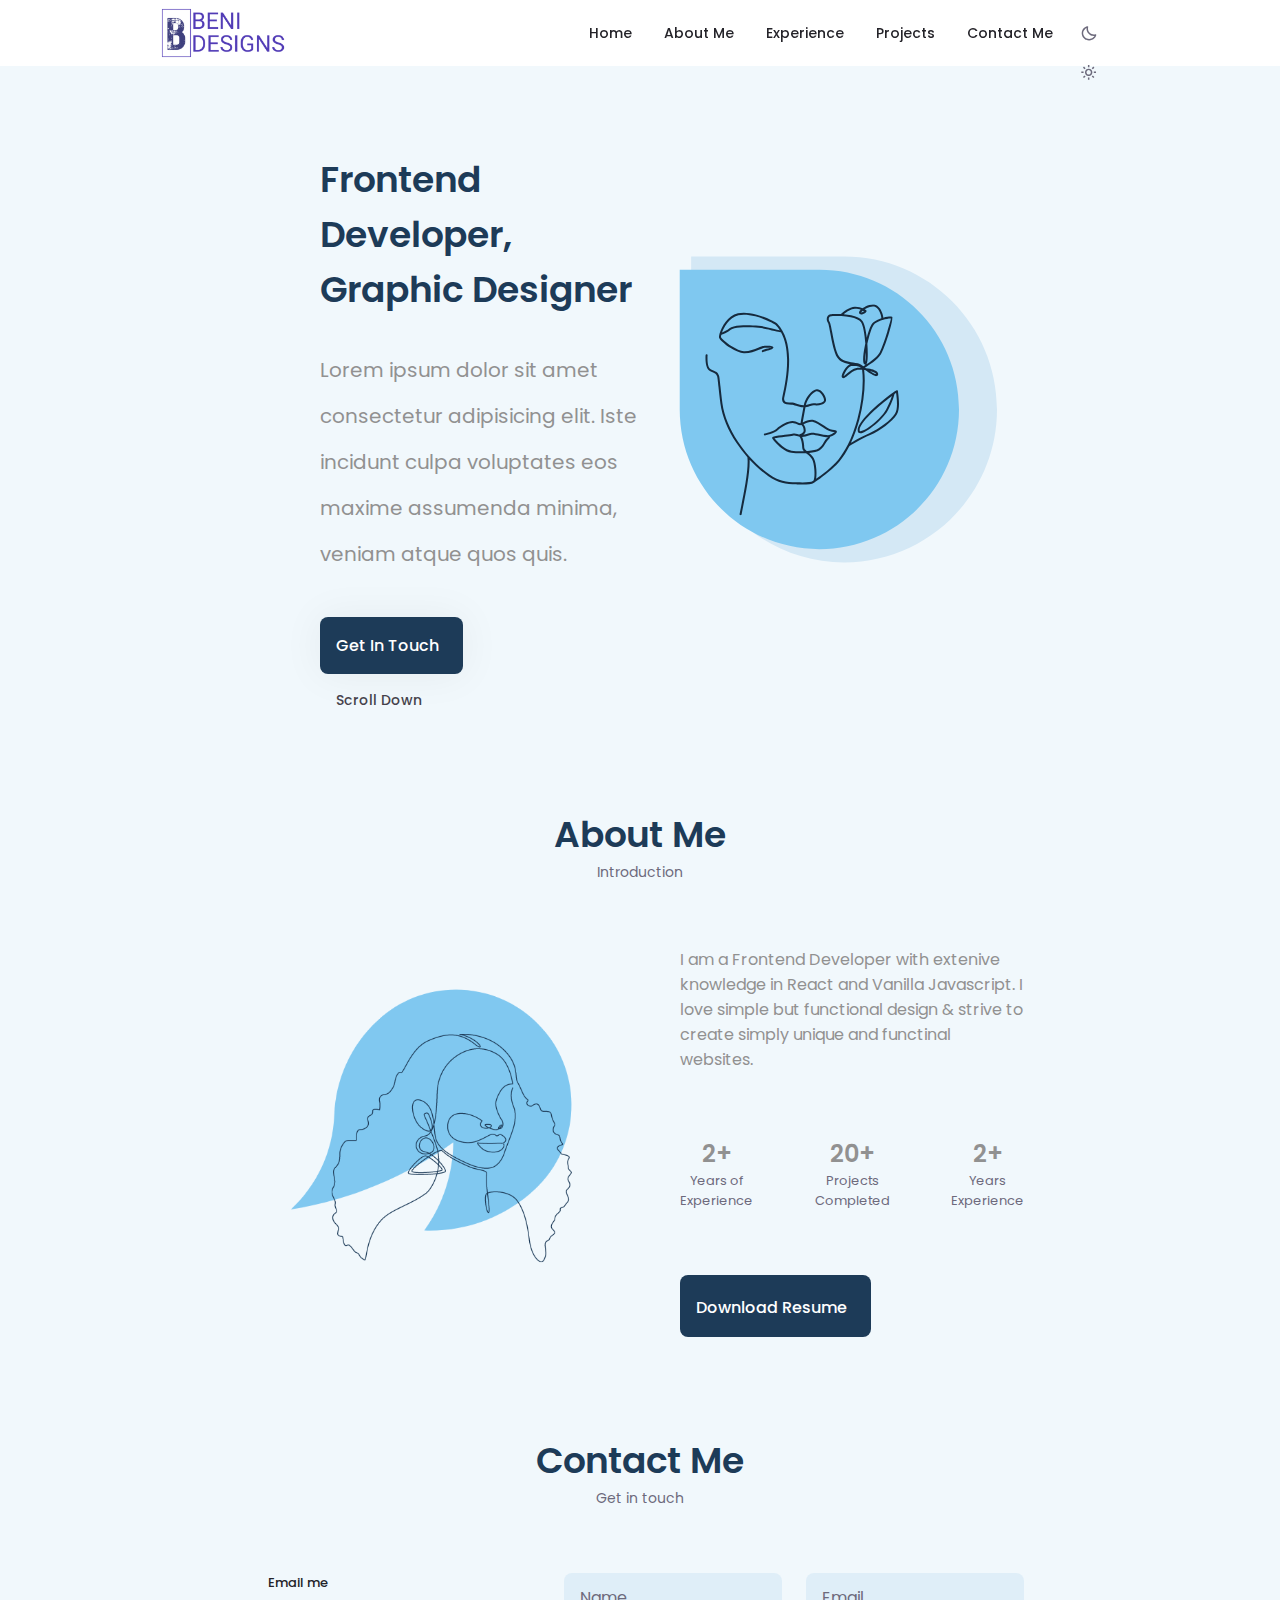
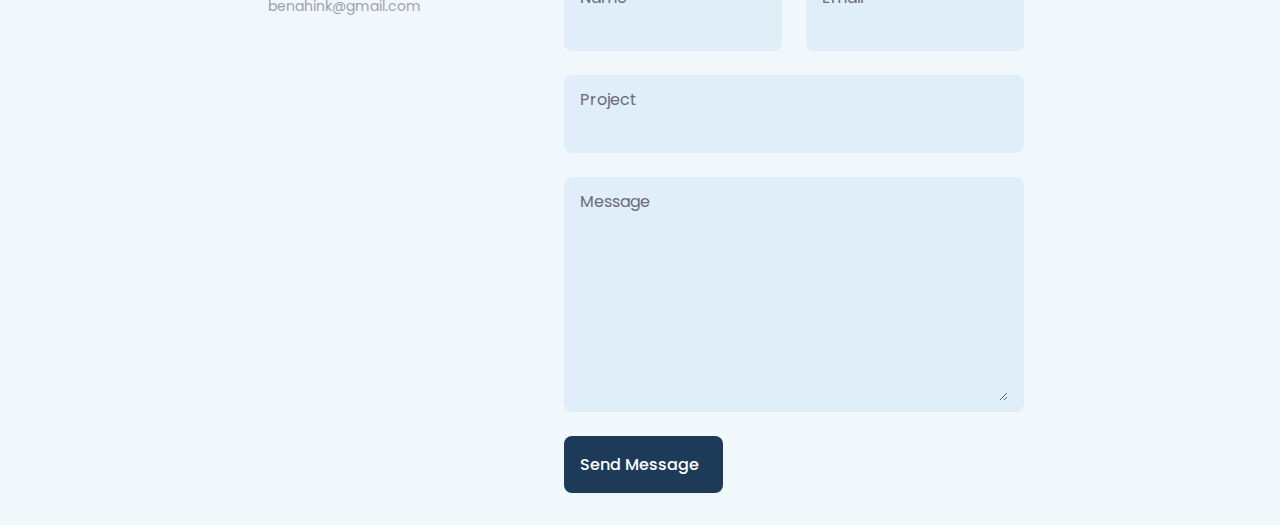
<file: index.html>
<!DOCTYPE html>
<html lang="en">
  <head>
    <meta charset="UTF-8" />
    <meta name="viewport" content="width=device-width, initial-scale=1.0" />
    <title>My Portfolio</title>
    <link rel="stylesheet" href="/src/css/styles.css" />
    <link
      rel="stylesheet"
      href="https://cdn.jsdelivr.net/npm/boxicons@latest/css/boxicons.min.css"
    />
    <link
      rel="stylesheet"
      href="https://unicons.iconscout.com/release/v4.0.0/css/line.css"
    />
  </head>
  <body>
    <header class="header" id="header">
      <nav class="nav container">
        <div class="nav_logo logo">
          <img src="./src/img/light-theme.png" alt="logo" />
          <!-- <h3>Beni Designs</h3> -->
        </div>

        <div class="nav_menu links" id="nav-menu">
          <ul class="nav_list grid">
            <li class="nav_item">
              <a href="#home" class="nav_link">
                <i class="uil uil-estate nav_icon"></i>
                Home
              </a>
            </li>
            <li class="nav_item">
              <a href="#about" class="nav_link">
                <i class="uil uil-user nav_icon"></i>
                About Me
              </a>
            </li>
            <li class="nav_item">
              <a href="#experience" class="nav_link">
                <i class="uil uil-file-alt nav_icon"></i>
                Experience
              </a>
            </li>
            <li class="nav_item">
              <a href="#projects" class="nav_link">
                <i class="uil uil-scenery nav_icon"></i>
                Projects
              </a>
            </li>
            <li class="nav_item">
              <a href="#contact" class="nav_link">
                <i class="uil uil-message nav_icon"></i>
                Contact Me
              </a>
            </li>
          </ul>

          <i class="uil uil-times nav_close" id="nav-close"></i>
        </div>
        <div class="theme__toggle">
          <div class="container">
            <button class="toggle__btn">
              <i class="bx bx-moon"></i>
              <i class="bx bx-sun"></i>
            </button>
          </div>
        </div>

        <div class="nav_btns">
          <div class="nav_toggle" id="nav-toggle">
            <i class="uil uil-apps"></i>
          </div>
        </div>
      </nav>
    </header>

    <!--==================== MAIN ====================-->
    <main class="main big__wrapper light">
      <!--==================== HOME ====================-->
      <section class="home section" id="home">
        <div class="home_container container grid">
          <div class="home_content grid">
            <div class="home_social">
              <a href="" class="home_social_icon">
                <i class="uil uil-linkedin-alt"></i>
              </a>
              <a href="" class="home_social_icon">
                <i class="uil uil-github-alt"></i>
              </a>
              <a href="" class="home_social_icon">
                <i class="uil uil-window"></i>
              </a>
            </div>
            <div class="home_img">
              <img src="./src/img/shape-face.svg" alt="shape" class="face" />
            </div>

            <div class="home_data">
              <h1 class="home_title">Frontend Developer,</h1>
              <h1 class="home_title">Graphic Designer</h1>

              <p class="home_description">
                Lorem ipsum dolor sit amet consectetur adipisicing elit. Iste
                incidunt culpa voluptates eos maxime assumenda minima, veniam
                atque quos quis.
              </p>
              <a href="#contact" class="contact__btn button button-flex">
                Get in touch <i class="uil uil-message button_icon"></i>
              </a>
            </div>
          </div>
          <div class="home_scroll">
            <a href="#about" class="home_scroll_button button-flex">
              <i class="uil uil-mouse-alt home_scroll_mouse"></i>
              <span class="home_scroll_name">Scroll Down</span>
              <i class="uil uil-arrow-down home_scroll-arrow"></i>
            </a>
          </div>
        </div>
      </section>

      <!--==================== ABOUT ====================-->
      <section class="about section" id="about">
        <h2 class="section_title">About Me</h2>
        <span class="section_subtitle">Introduction</span>
        <div class="about_container container grid">
          <img src="./src/img/shape-face5.png" alt="" class="about_img" />

          <div class="about_content grid">
            <p class="about_description">
              I am a Frontend Developer with extenive knowledge in React and
              Vanilla Javascript. I love simple but functional design & strive
              to create simply unique and functinal websites.
            </p>
            <div class="about_info">
              <div>
                <span class="about_info-title">2+</span>
                <span class="about_info-name"
                  >Years of<br />
                  Experience
                </span>
              </div>

              <div>
                <span class="about_info-title">20+</span>
                <span class="about_info-name"
                  >Projects <br />
                  Completed
                </span>
              </div>

              <div>
                <span class="about_info-title">2+</span>
                <span class="about_info-name"
                  >Years <br />
                  Experience
                </span>
              </div>
            </div>
            <div class="about_resume-btn">
              <a
                download=""
                href="/src/pdf/beni.pdf"
                class="button button0-flex"
              >
                Download Resume
                <i class="uil uil-download-alt button_icon"></i>
              </a>
            </div>
          </div>
        </div>
      </section>

      <!--==================== CONTACT ME ====================-->
      <section class="contact section" id="contact">
        <h2 class="section_title">Contact Me</h2>
        <span class="section_subtitle">Get in touch</span>

        <div class="contact_container container grid">
          <div>
            <div class="contact_info">
              <i class="uil uil-envelope contact_icon"></i>

              <div>
                <h3 class="contact_title">Email me</h3>
                <span class="contact_subtitle">benahink@gmail.com</span>
              </div>
            </div>
          </div>

          <form action="" class="contact_form grid">
            <div class="contact_inputs grid">
              <div class="contact_content">
                <label for="" class="contact_label">Name</label>
                <input type="text" class="contact_input" />
              </div>
              <div class="contact_content">
                <label for="" class="contact_label">Email</label>
                <input type="email" class="contact_input" />
              </div>
            </div>

            <div class="contact_content">
              <label for="" class="contact_label">Project</label>
              <input type="text" class="contact_input" />
            </div>
            <div class="contact_content">
              <label for="" class="contact_label">Message</label>
              <textarea
                name=""
                id=""
                cols="0"
                rows="7"
                class="contact_input"
              ></textarea>
            </div>

            <div>
              <a href="#" class="button button-flex">
                Send Message
                <i class="uil uil-message button_icon"></i>
              </a>
            </div>
          </form>
        </div>
      </section>
    </main>

    <script src="/src/js/main.js"></script>
  </body>
</html>
</file>
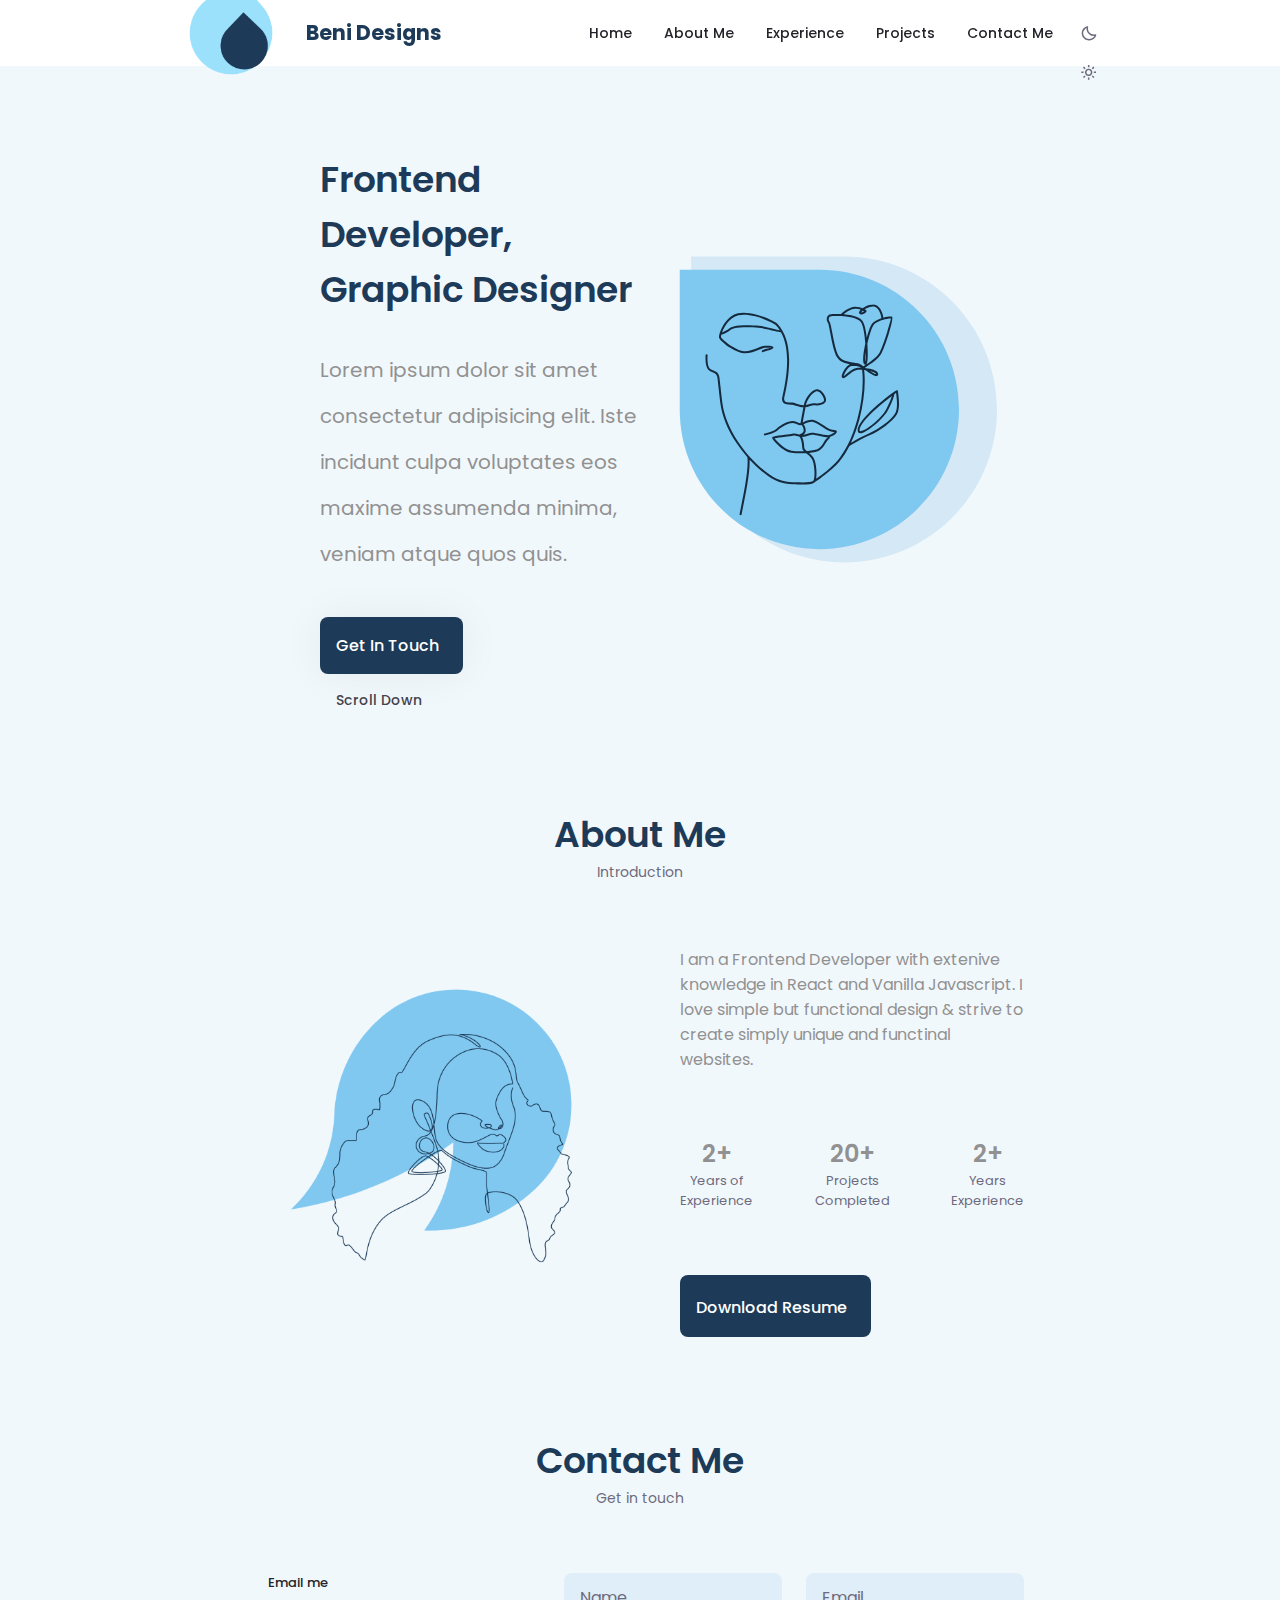
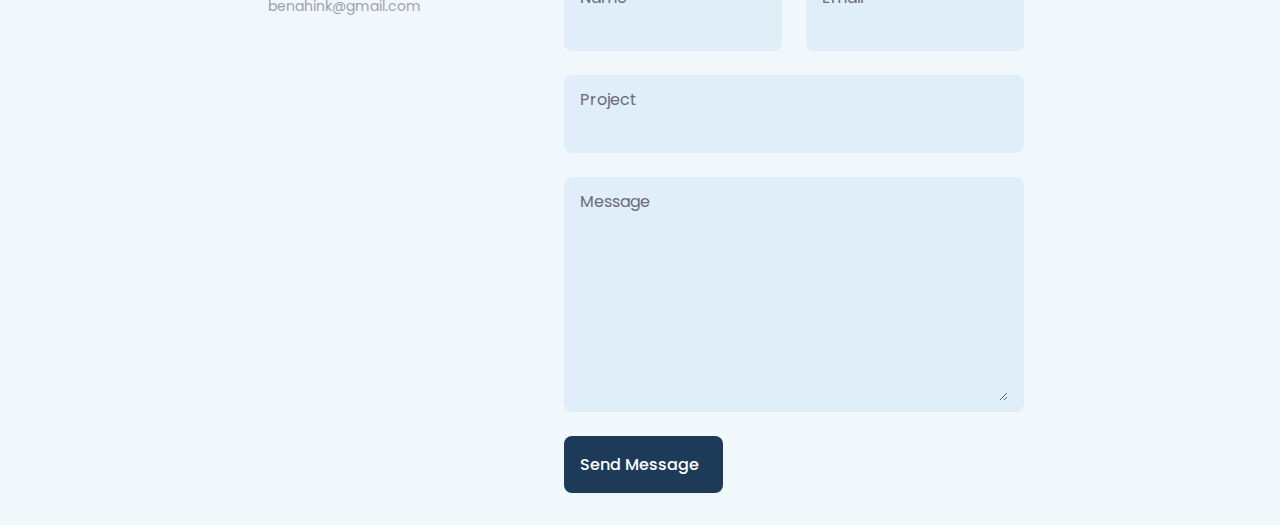
<file: src/index.html>
<!DOCTYPE html>
<html lang="en">
  <head>
    <meta charset="UTF-8" />
    <meta name="viewport" content="width=device-width, initial-scale=1.0" />
    <title>My Portfolio</title>
    <link rel="stylesheet" href="/src/css/styles.css" />
    <link
      rel="stylesheet"
      href="https://cdn.jsdelivr.net/npm/boxicons@latest/css/boxicons.min.css"
    />
    <link
      rel="stylesheet"
      href="https://unicons.iconscout.com/release/v4.0.0/css/line.css"
    />
  </head>
  <body>
    <header class="header" id="header">
      <nav class="nav container">
        <div class="nav_logo logo">
          <img src="./img/logo.png" alt="logo" />
          <h3>Beni Designs</h3>
        </div>

        <div class="nav_menu links" id="nav-menu">
          <ul class="nav_list grid">
            <li class="nav_item">
              <a href="#home" class="nav_link">
                <i class="uil uil-estate nav_icon"></i>
                Home
              </a>
            </li>
            <li class="nav_item">
              <a href="#about" class="nav_link">
                <i class="uil uil-user nav_icon"></i>
                About Me
              </a>
            </li>
            <li class="nav_item">
              <a href="#experience" class="nav_link">
                <i class="uil uil-file-alt nav_icon"></i>
                Experience
              </a>
            </li>
            <li class="nav_item">
              <a href="#projects" class="nav_link">
                <i class="uil uil-scenery nav_icon"></i>
                Projects
              </a>
            </li>
            <li class="nav_item">
              <a href="#contact" class="nav_link">
                <i class="uil uil-message nav_icon"></i>
                Contact Me
              </a>
            </li>
          </ul>

          <i class="uil uil-times nav_close" id="nav-close"></i>
        </div>
        <div class="theme__toggle">
          <div class="container">
            <button class="toggle__btn">
              <i class="bx bx-moon"></i>
              <i class="bx bx-sun"></i>
            </button>
          </div>
        </div>

        <div class="nav_btns">
          <div class="nav_toggle" id="nav-toggle">
            <i class="uil uil-apps"></i>
          </div>
        </div>
      </nav>
    </header>

    <!--==================== MAIN ====================-->
    <main class="main big__wrapper light">
      <!--==================== HOME ====================-->
      <section class="home section" id="home">
        <div class="home_container container grid">
          <div class="home_content grid">
            <div class="home_social">
              <a href="" class="home_social_icon">
                <i class="uil uil-linkedin-alt"></i>
              </a>
              <a href="" class="home_social_icon">
                <i class="uil uil-github-alt"></i>
              </a>
              <a href="" class="home_social_icon">
                <i class="uil uil-window"></i>
              </a>
            </div>
            <div class="home_img">
              <img src="./img/shape-face.svg" alt="shape" class="face" />
            </div>

            <div class="home_data">
              <h1 class="home_title">Frontend Developer,</h1>
              <h1 class="home_title">Graphic Designer</h1>

              <p class="home_description">
                Lorem ipsum dolor sit amet consectetur adipisicing elit. Iste
                incidunt culpa voluptates eos maxime assumenda minima, veniam
                atque quos quis.
              </p>
              <a href="#contact" class="contact__btn button button-flex">
                Get in touch <i class="uil uil-message button_icon"></i>
              </a>
            </div>
          </div>
          <div class="home_scroll">
            <a href="#about" class="home_scroll_button button-flex">
              <i class="uil uil-mouse-alt home_scroll_mouse"></i>
              <span class="home_scroll_name">Scroll Down</span>
              <i class="uil uil-arrow-down home_scroll-arrow"></i>
            </a>
          </div>
        </div>
      </section>

      <!--==================== ABOUT ====================-->
      <section class="about section" id="about">
        <h2 class="section_title">About Me</h2>
        <span class="section_subtitle">Introduction</span>
        <div class="about_container container grid">
          <img src="./img/shape-face5.png" alt="" class="about_img" />

          <div class="about_content grid">
            <p class="about_description">
              I am a Frontend Developer with extenive knowledge in React and
              Vanilla Javascript. I love simple but functional design & strive
              to create simply unique and functinal websites.
            </p>
            <div class="about_info">
              <div>
                <span class="about_info-title">2+</span>
                <span class="about_info-name"
                  >Years of<br />
                  Experience
                </span>
              </div>

              <div>
                <span class="about_info-title">20+</span>
                <span class="about_info-name"
                  >Projects <br />
                  Completed
                </span>
              </div>

              <div>
                <span class="about_info-title">2+</span>
                <span class="about_info-name"
                  >Years <br />
                  Experience
                </span>
              </div>
            </div>
            <div class="about_resume-btn">
              <a
                download=""
                href="/src/pdf/beni.pdf"
                class="button button0-flex"
              >
                Download Resume
                <i class="uil uil-download-alt button_icon"></i>
              </a>
            </div>
          </div>
        </div>
      </section>

      <!--==================== CONTACT ME ====================-->
      <section class="contact section" id="contact">
        <h2 class="section_title">Contact Me</h2>
        <span class="section_subtitle">Get in touch</span>

        <div class="contact_container container grid">
          <div>
            <div class="contact_info">
              <i class="uil uil-envelope contact_icon"></i>

              <div>
                <h3 class="contact_title">Email me</h3>
                <span class="contact_subtitle">benahink@gmail.com</span>
              </div>
            </div>
          </div>

          <form action="" class="contact_form grid">
            <div class="contact_inputs grid">
              <div class="contact_content">
                <label for="" class="contact_label">Name</label>
                <input type="text" class="contact_input" />
              </div>
              <div class="contact_content">
                <label for="" class="contact_label">Email</label>
                <input type="email" class="contact_input" />
              </div>
            </div>

            <div class="contact_content">
              <label for="" class="contact_label">Project</label>
              <input type="text" class="contact_input" />
            </div>
            <div class="contact_content">
              <label for="" class="contact_label">Message</label>
              <textarea
                name=""
                id=""
                cols="0"
                rows="7"
                class="contact_input"
              ></textarea>
            </div>

            <div>
              <a href="#" class="button button-flex">
                Send Message
                <i class="uil uil-message button_icon"></i>
              </a>
            </div>
          </form>
        </div>
      </section>
    </main>

    <script src="/src/js/main.js"></script>
  </body>
</html>
</file>
<file: src/css/styles.css>
@import url("https://fonts.googleapis.com/css2?family=Open+Sans&family=Poppins:wght@100;200;300;400;500;600;700&family=Quicksand:wght@300&display=swap");

/*==================== VARIABLES CSS ====================*/
:root {
  --header-height: 3rem;

  /*========== Colors ==========*/
  /* Change favorite color */
  --hue-color: 250; /*Purple 250 - Green 142 - Blue 230 - Pink 340*/

  /* HSL color mode */
  --first-color: hsl(var(--hue-color), 69%, 61%);
  --first-color-second: hsl(var(--hue-color), 69%, 61%);
  --first-color-alt: hsl(var(--hue-color), 57%, 53%);
  --first-color-lighter: hsl(var(--hue-color), 92%, 85%);
  --title-color: hsl(var(--hue-color), 8%, 15%);
  --text-color: hsl(var(--hue-color), 8%, 45%);
  --text-color-light: hsl(var(--hue-color), 8%, 65%);
  --input-color: hsl(var(--hue-color), 70%, 96%);
  --body-color: hsl(var(--hue-color), 60%, 99%);
  --container-color: #fff;
  --mainColorOne: #64bcf4;
  --mainColorTwo: #1d3b58;
  --mainColorThree: #dfeef8;
  --hoverColor: #9ce1fc;

  /*========== Font and typography ==========*/
  --body-font: "Poppins", sans-serif;

  /* .5rem = 8px, 1rem = 16px, 1.5rem = 24px ... */
  --big-font-size: 2rem;
  --h1-font-size: 1.5rem;
  --h2-font-size: 1.25rem;
  --h3-font-size: 1.125rem;
  --normal-font-size: 0.938rem;
  --small-font-size: 0.813rem;
  --smaller-font-size: 0.75rem;

  /*========== Font weight ==========*/
  --font-medium: 500;
  --font-semi-bold: 600;

  /*========== Margin Bottom ==========*/
  /* .25rem = 4px, .5rem = 8px, .75rem = 12px ... */
  --mb-0-25: 0.25rem;
  --mb-0-5: 0.5rem;
  --mb-0-75: 0.75rem;
  --mb-1: 1rem;
  --mb-1-5: 1.5rem;
  --mb-2: 2rem;
  --mb-2-5: 2.5rem;
  --mb-3: 3rem;

  /*========== z index ==========*/
  --z-tooltip: 10;
  --z-fixed: 100;
  --z-modal: 1000;
}

/* Font size for large devices */
@media screen and (min-width: 968px) {
  :root {
    --big-font-size: 3rem;
    --h1-font-size: 2.25rem;
    --h2-font-size: 1.5rem;
    --h3-font-size: 1.25rem;
    --normal-font-size: 1rem;
    --small-font-size: 0.875rem;
    --smaller-font-size: 0.813rem;
  }
}

.light {
  --mainColorOne: #64bcf4;
  --mainColorTwo: #1d3b58;
  --hoverColor: #9ce1fc;
  --backgroundColor: #f1f8fc;
  --darkOne: #312f3a;
  --darkTwo: #45424b;
  --lightOne: #919191;
  --lightTwo: #aaa;
}

.dark {
  --mainColorOne: #64bcf4;
  --mainColorTwo: #7fc8f0;
  --hoverColor: #1d3b58;
  --backgroundColor: #1d1d2b;
  --darkOne: #f3f3f3;
  --darkTwo: #ffffff;
  --lightOne: #ccc;
  --lightTwo: #e7e3e3;
}

*,
*::before,
*::after {
  padding: 0;
  margin: 0;
  box-sizing: border-box;
}

html {
  scroll-behavior: smooth;
}

body {
  margin: 0 0 var(--header-height) 0;
  font-family: var(--body-font);
  font-size: var(--normal-font-size);
  background-color: var(--body-color);
  color: var(--text-color);
}

h1,
h2,
h3,
h4 {
  color: var(--mainColorTwo);
  font-weight: var(--font-semi-bold);
}

ul {
  list-style: none;
}

a {
  text-decoration: none;
}

img {
  max-width: 100%;
  height: auto;
}

/*==================== REUSABLE CSS CLASSES ====================*/
.section {
  padding: 2rem 0 2rem;
}

.section_title {
  font-size: var(--h1-font-size);
  text-align: center;
}

.section_subtitle {
  display: block;
  font-size: var(--small-font-size);
  margin-bottom: var(--mb-3);
  text-align: center;
}

/*==================== LAYOUT ====================*/
.container {
  max-width: 768px;
  margin-left: var(--mb-1-5);
  margin-right: var(--mb-1-5);
  /* margin-top: var(--mb-1); */
  height: auto;
}

.grid {
  display: grid;
  gap: 1.5rem;
}

header {
  width: 100%;
  position: fixed;
  bottom: 0;
  left: 0;
  z-index: var(--z-fixed);
  background-color: var(--body-color);
}

.header {
  width: 100%;
  position: fixed;
  bottom: 0;
  left: 0;
  z-index: var(--z-fixed);
  padding: 5px;
  background-color: var(--container-color);
}

/* Nav section */
.nav {
  max-width: 968px;
  height: var(--header-height);
  display: flex;
  justify-content: space-between;
  align-items: center;
}

.nav_logo,
.nav_toggle {
  font-weight: var(--font-medium);
  font-size: var(--h2-font-size);
}

.nav_toggle {
  font-size: 1.1rem;
  cursor: pointer;
}

.nav_toggle:hover {
  color: var(--hoverColor);
}

@media screen and (max-width: 767px) {
  .nav_menu {
    position: fixed;
    bottom: -100%;
    left: 0;
    width: 100%;
    background-color: var(--body-color);
    padding: 2rem 1.5rem 4rem;
    box-shadow: 0 -1px 4px rgba(0, 0, 0, 0.15);
    border-radius: 1.5rem 1.5rem 0 0;
    transition: 0.3s;
  }
}

.nav_list {
  grid-template-columns: repeat(3, 1fr);
  gap: 2rem;
  list-style: none;
}

.nav_link {
  display: flex;
  flex-direction: column;
  justify-content: center;
  align-items: center;
  font-size: var(--small-font-size);
  color: var(--title-color);
  font-weight: var(--font-medium);
}

.nav_link:hover {
  color: var(--hoverColor);
}

.nav_icon {
  font-size: 1.2rem;
}

.nav_close {
  position: absolute;
  right: 1.3rem;
  bottom: 0.5rem;
  font-size: 1.5rem;
  cursor: pointer;
  color: var(--mainColorTwo);
}

.nav_close:hover {
  color: var(--hoverColor);
}

/* show menu */
.show-menu {
  bottom: 0;
  transition: ease-in-out 0.3s;
}

/*==================== HOME ====================*/
.home_container {
  gap: 1rem;
}

.home_content {
  grid-template-columns: 0.5fr 3fr;
  padding-top: 3.5rem;
  align-items: center;
  height: auto;
}

.home_social {
  display: grid;
  grid-template-columns: max-content;
  row-gap: 1rem;
}

.home_social_icon {
  font-size: 1.25rem;
  color: var(--mainColorTwo);
}

.home_social_icon:hover {
  color: var(--hoverColor);
}

.home_img {
  justify-self: center;
  align-self: center;
}

.face {
  max-width: 250px;
}

.home_data {
  grid-column: 1/3;
}

.home_title {
  font-size: var(--h1-font-size);
}

.home_subtitle {
  font-size: var(--h3-font-size);
  color: var(--text-color);
  font-weight: var(--font-medium);
  margin-bottom: var(--mb-0-75);
}

.home_description {
  font-size: var(--h3-font-size);
  margin-bottom: var(--mb-2);
}

.home_scroll {
  display: none;
}

.contact__btn {
  display: inline-block;
  padding: 0.9rem 1.9rem;
  color: #fff !important;
  background-color: var(--mainColorTwo);
  border-radius: 16px;
  text-transform: capitalize;
  transition: 0.3s;
}

.contact__btn:hover {
  background-color: var(--hoverColor);
  transform: scale(1) !important;
}

.contact__btn {
  box-shadow: 0 0 40px 2px rgba(0, 0, 0, 0.05);
}

.home_scroll_button {
  color: var(--mainColorTwo);
  transition: 0.3s;
}

.home_scroll_button:hover {
  transform: translateY(0.25rem);
}

.home_scroll_mouse {
  font-size: 2rem;
}

.home_scroll_name {
  font-size: var(--small-font-size);
  color: var(--darkTwo);
  font-weight: var(--font-medium);
  margin-right: var(--mb-0-25);
}

.home_scroll_arrow {
  font-size: 1.25rem;
}

/*==================== BUTTONS ====================*/
.button {
  display: inline-block;
  background-color: var(--mainColorTwo);
  color: #fff;
  padding: 1rem;
  border-radius: 0.5rem;
  font-weight: var(--font-medium);
}

.button:hover {
  background-color: var(--hoverColor);
}

.button_icon {
  font-size: 1.25rem;
  margin-left: var(--mb-0-5);
  transition: 0.3s;
}

.button-flex {
  display: inline-flex;
  align-items: center;
}

/*==================== ABOUT ====================*/
.about_img {
  width: 250px;
  justify-self: center;
  align-self: center;
}

.about_description {
  text-align: center;
  margin-bottom: var(--mb-2-5);
  color: var(--lightOne);
}

.about_info {
  display: flex;
  justify-content: space-evenly;
  margin-bottom: var(--mb-2-5);
}

.about_info-title {
  font-size: var(--h2-font-size);
  font-weight: var(--font-semi-bold);
  color: var(--lightOne);
}

.about_info-name {
  font-size: var(--smaller-font-size);
}

.about_info-title,
.about_info-name {
  display: block;
  text-align: center;
}

.about_resume-btn {
  display: flex;
  justify-content: center;
}

/*==================== CONTACT ME ====================*/
.contact_container {
  row-gap: 3rem;
}

.contact_info {
  display: flex;
  margin-bottom: var(--mb-2);
}

.contact_icon {
  font-size: 2rem;
  color: var(--mainColorTwo);
  margin-right: var(--mb-0-75);
}

.contact_title {
  font-size: var(--h3-font-size);
  font-weight: var(--font-medium);
}

.contact_subtitle {
  font-size: var(--small-font-size);
  color: var(--text-color-light);
}

.contact_content {
  background-color: var(--mainColorThree);
  border-radius: 0.5rem;
  padding: 0.75rem 1rem 0.25rem;
}

.contact_title {
  font-size: var(--smaller-font-size);
  color: var(--title-color);
}

.contact_input {
  width: 100%;
  background-color: var(--mainColorThree);
  color: var(--text-color);
  font-family: var(--body-font);
  font-size: var(--normal-font-size);
  border: none;
  outline: none;
  padding: 0.25rem 0.5rem 0.5rem 0;
}

.big__wrapper {
  position: relative;
  padding: 1.7rem 0 2rem;
  width: 100%;
  min-height: 100vh;
  overflow: hidden;
  background-color: var(--backgroundColor);
  display: flex;
  flex-direction: column;
  justify-content: space-between;
}

header .container {
  display: flex;
  justify-content: space-between;
  align-items: center;
}

.logo {
  display: flex;
  align-items: center;
  cursor: pointer;
}

.logo img {
  width: 150px;
  margin-right: -0.4rem;
  margin: 0.5rem 0;
  align-self: center;
}

.logo h3 {
  columns: var(--darkTwo);
  font-size: 1.3rem;
  line-height: 1.2;
  font-weight: 700;
  color: var(--mainColorTwo);
}

.home_description {
  color: var(--lightOne);
  font-size: 1.1rem;
  margin: 1.9rem 0 2.5rem;
  max-width: 600px;
  line-height: 2.3;
}

.toggle__btn {
  display: inline-block;
  border: none;
  background-color: var(--darkOne);
  color: var(--backgroundColor);
  outline: none;
  cursor: pointer;
  height: 39px;
  width: 39px;
  border-radius: 50%;
  font-size: 1.1rem;
  transition: 0.3s;
}

.toggle__btn i {
  line-height: 39px;
}

.toggle__btn:hover {
  background: var(--mainColorOne);
}

.big__wrapper.light .toggle__btn i:last-child {
  display: none;
}

.big__wrapper.light .toggle__btn i:first-child {
  display: block;
}

.big__wrapper.dark .toggle__btn i:last-child {
  display: block;
}

.big__wrapper.dark .toggle__btn i:first-child {
  display: none;
}

@media screen and (max-width: 767px) {
  .theme__toggle {
    display: none;
  }

  .home_description {
    font-size: var(--h3-font-size);
  }
}

/*==================== MEDIA QUERIES ====================*/
/* For small devices */
@media screen and (max-width: 350px) {
  .container {
    margin-left: var(--mb-1);
    margin-right: var(--mb-1);
  }

  .nav_menu {
    padding: 2rem 0.25rem 4rem;
  }

  .nav_list {
    column-gap: 0;
  }

  .home_content {
    grid-template-columns: 0.25fr 3fr;
  }

  .logo img {
    width: 100px;
  }

  .logo h3 {
    font-size: 1rem;
  }
}

/* For medium devices */
@media screen and (min-width: 540px) {
  .home_container {
    padding: 0rem 2rem;
  }

  .home_content {
    grid-template-columns: max-content 1fr 1fr;
  }

  .home_data {
    grid-column: initial;
  }

  .home_img {
    order: 1;
    justify-self: center;
    width: 200px;
  }

  .about_container,
  .contact_container {
    grid-template-columns: repeat(2, 1fr);
  }

  .home_description {
    font-size: var(--h3-font-size);
  }
}

@media screen and (min-width: 768px) {
  .container {
    margin-left: auto;
    margin-right: auto;
  }

  body {
    margin: 0;
  }

  .section {
    padding: 4rem 0 2rem;
  }

  .section_subtitle {
    margin-bottom: 4rem;
  }

  .header {
    top: 0;
    bottom: initial;
  }

  .header,
  .main {
    padding: 5px 1rem;
  }

  .nav {
    height: calc(var(--header-height) + 1.15rem);
    column-gap: 1rem;
  }

  .nav_icon,
  .nav_close,
  .nav_toggle {
    display: none;
  }

  .nav_close {
    transition: ease-in-out 0.5s;
  }

  .nav_list {
    display: flex;
    column-gap: 2rem;
  }

  .nav_menu {
    margin-left: auto;
  }

  .home_container {
    row-gap: 0.5rem;
    column-gap: 5rem;
  }

  .home_content {
    padding-top: 5.5rem;
    column-gap: 2rem;
  }

  .home_img {
    width: 270px;
  }

  .home_scroll {
    display: block;
  }

  .home_scroll_button {
    margin-left: 3rem;
  }

  .about_container {
    column-gap: 5rem;
  }

  .face {
    max-width: 325px;
  }

  .about_img {
    width: 350px;
  }

  .about_description {
    text-align: initial;
  }

  .about_info {
    justify-content: space-between;
  }

  .about_resume-btn {
    justify-content: initial;
  }
}
/* For large devices */
@media screen and (min-width: 1024px) {
  .header,
  .main {
    padding: 0;
  }

  .home_img {
    width: 320px;
  }

  .face {
    width: 350px;
  }

  .home_social {
    transform: translateX(-6rem);
  }

  .contact_form {
    width: 460px;
  }

  .contact_inputs {
    grid-template-columns: repeat(2, 1fr);
  }
}
</file>
